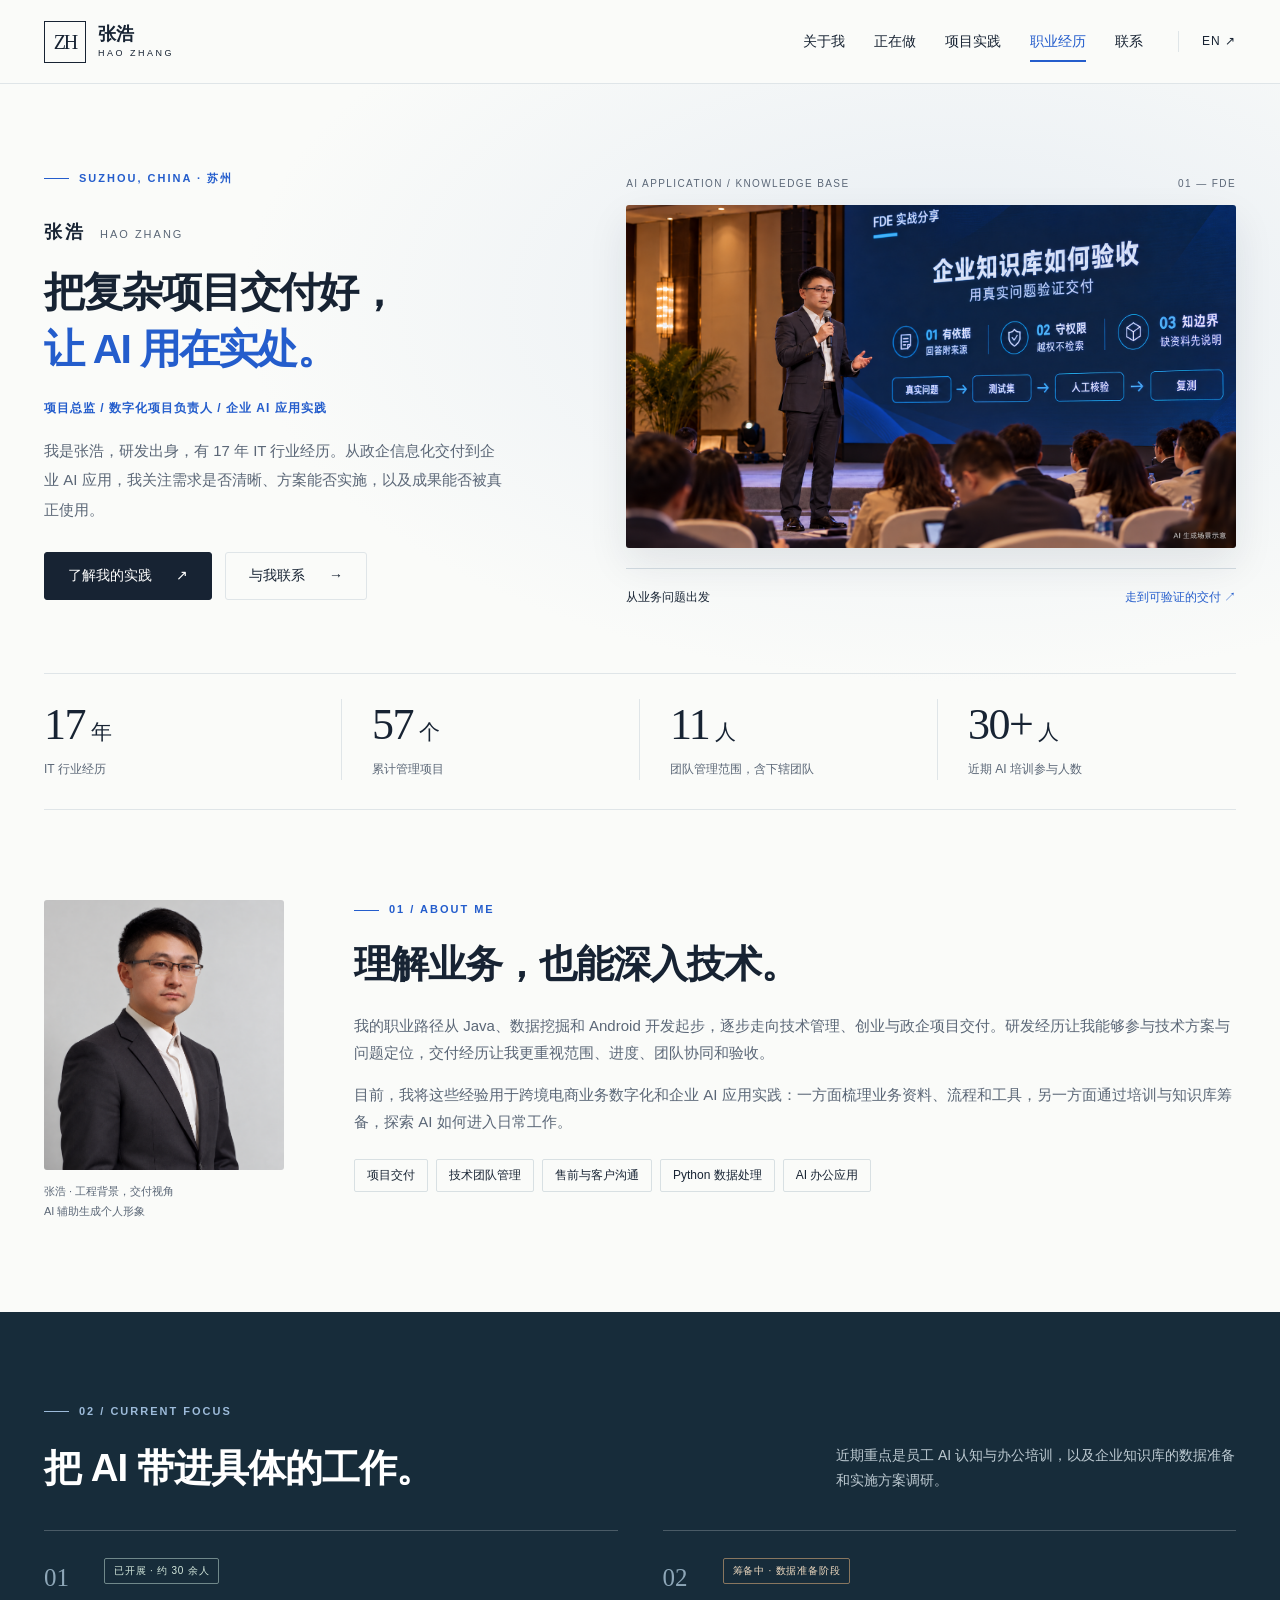
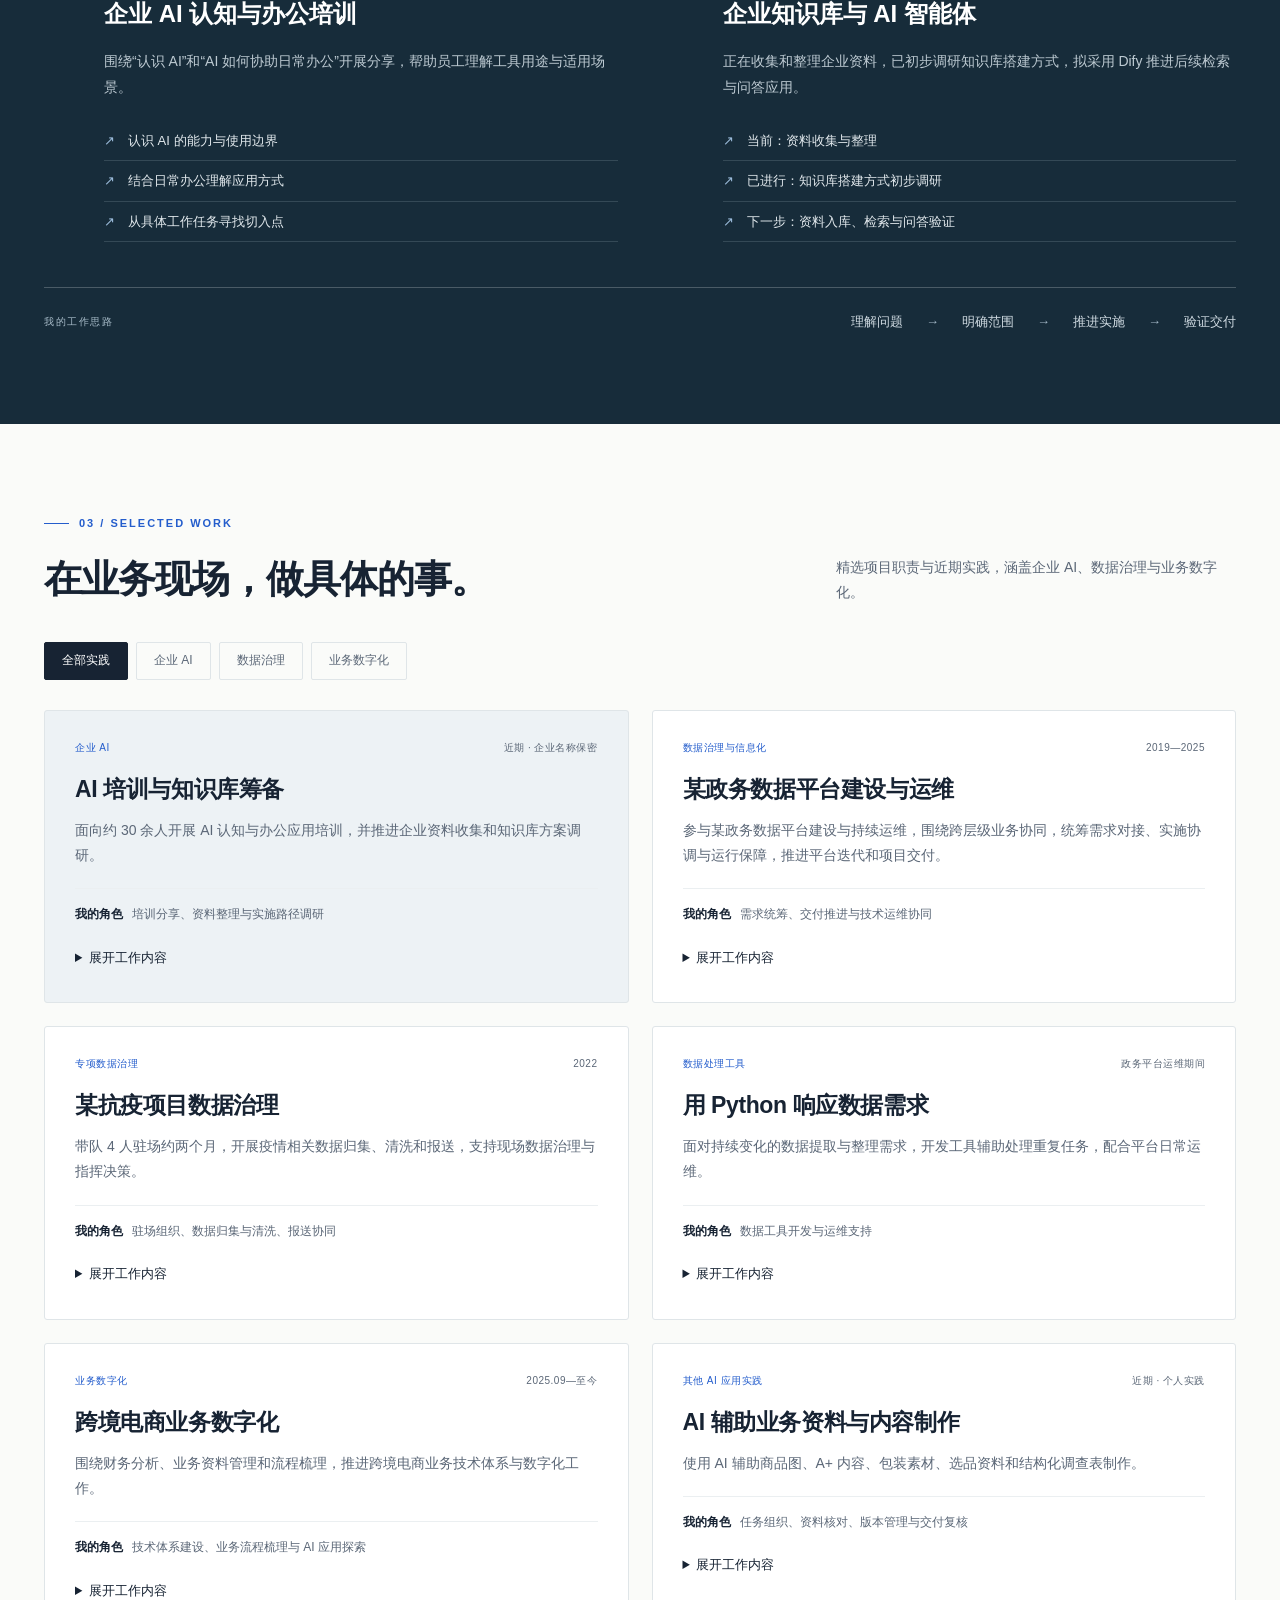
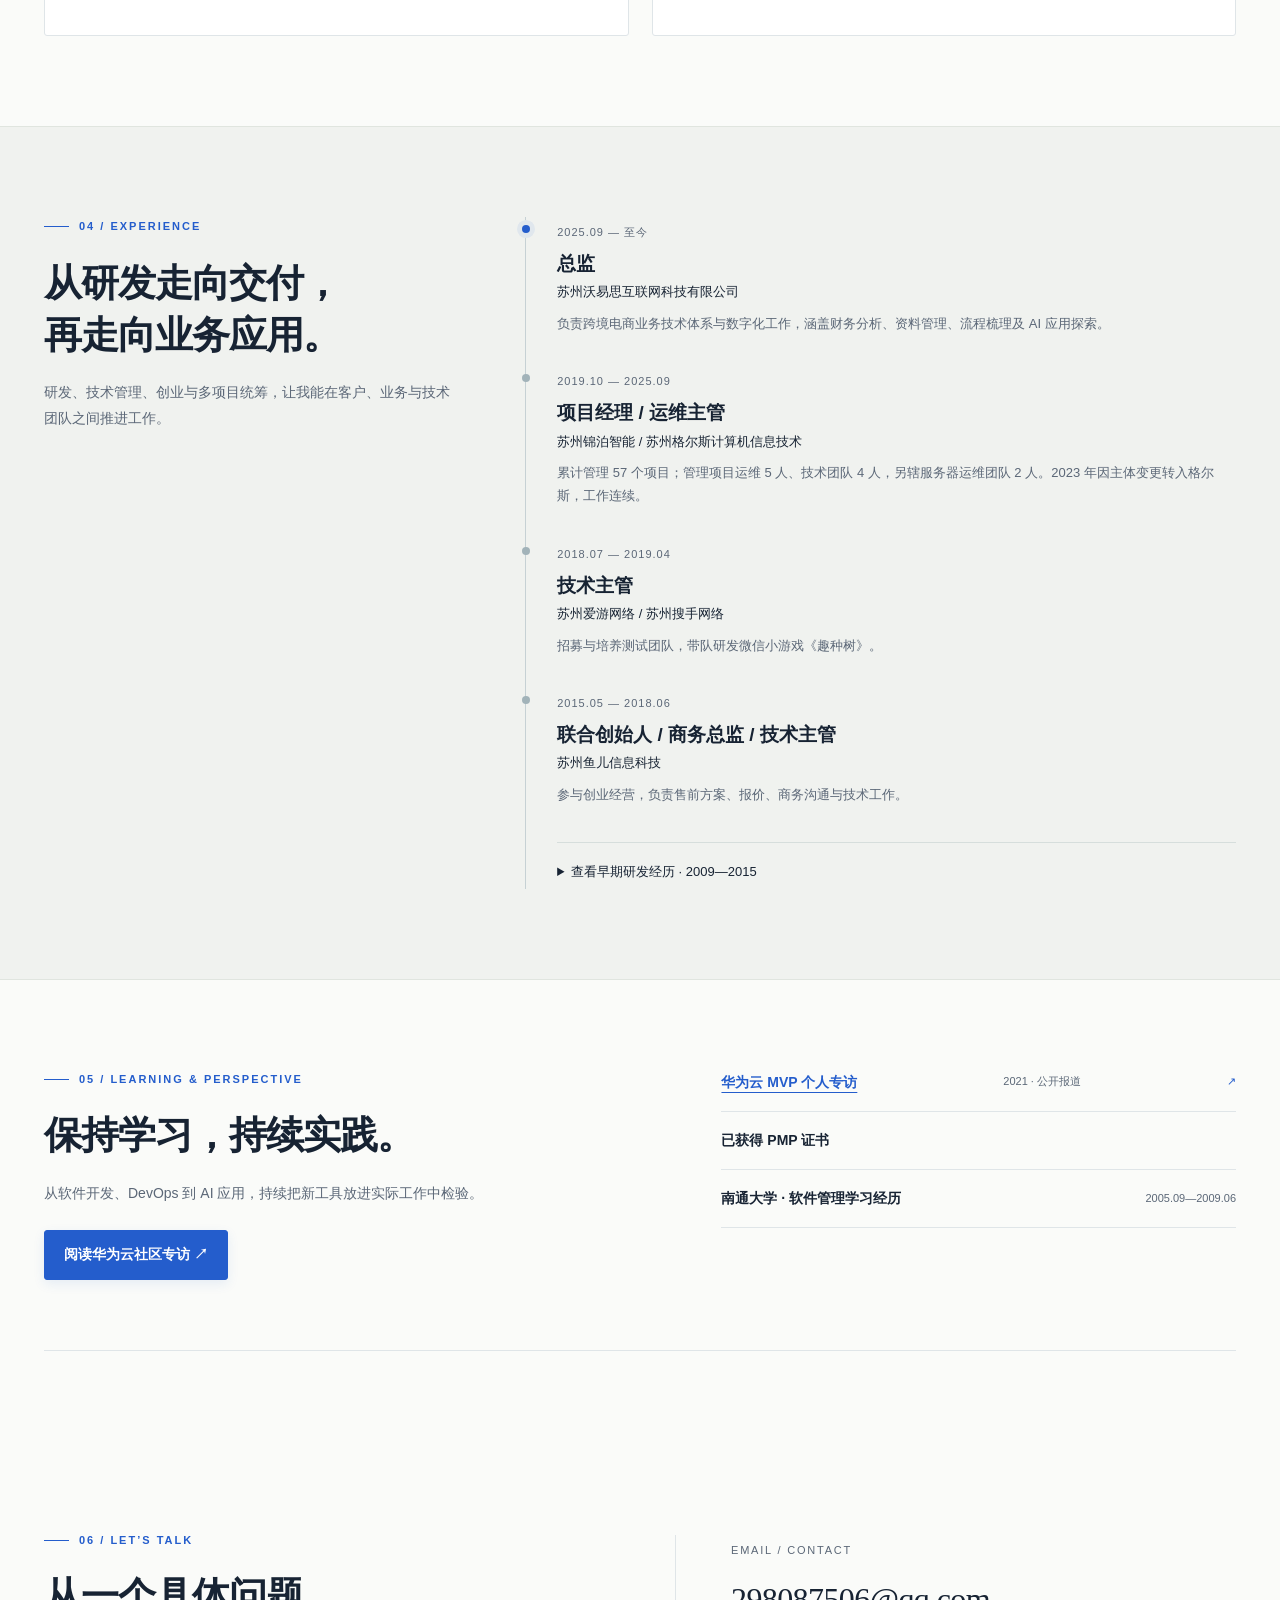
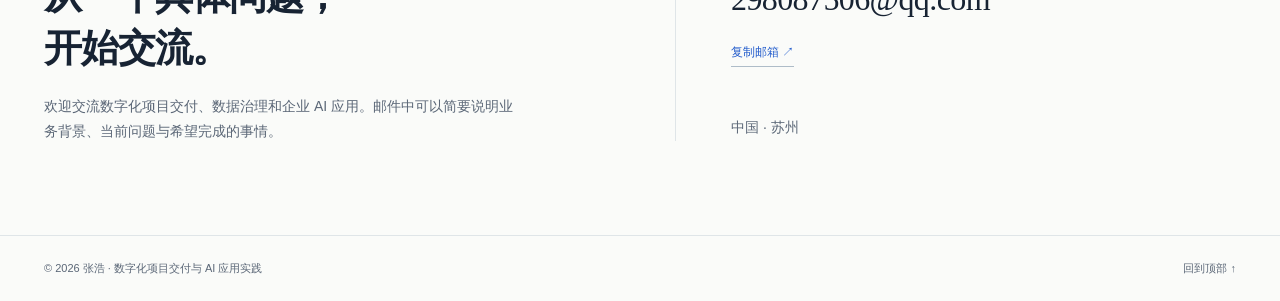
<file: index.html>
<!doctype html>
<html lang="zh-CN"><head><meta charset="utf-8"><meta name="viewport" content="width=device-width,initial-scale=1"><meta name="theme-color" content="#172c3a"><title>张浩｜数字化项目交付与企业 AI 应用</title><meta name="description" content="张浩的个人网站。17 年 IT 行业经历，聚焦政企项目交付、数据治理、企业 AI 培训与知识库筹备。"><meta property="og:title" content="张浩｜数字化项目交付与企业 AI 应用"><meta property="og:description" content="张浩的个人网站。17 年 IT 行业经历，聚焦政企项目交付、数据治理、企业 AI 培训与知识库筹备。"><meta property="og:type" content="website"><link rel="icon" href="favicon.svg" type="image/svg+xml"><link rel="alternate" hreflang="zh-CN" href="index.html"><link rel="alternate" hreflang="en" href="en.html"><link rel="stylesheet" href="site.css?v=68726b99128e"><script defer src="site.js"></script></head>
<body class="zh" id="top"><a class="skip" href="#main">跳到主要内容</a>
<header class="site-header"><div class="wrap header-inner"><a class="brand" href="#top" aria-label="张浩"><span class="monogram" aria-hidden="true">ZH</span><span><strong>张浩</strong><small>HAO ZHANG</small></span></a><button class="menu-toggle" aria-expanded="false" aria-controls="navigation" type="button">菜单 ☰</button><nav class="navigation" id="navigation" aria-label="主导航"><div class="nav-links"><a href="#about">关于我</a><a href="#focus">正在做</a><a href="#projects">项目实践</a><a href="#experience">职业经历</a><a href="#contact">联系</a></div><a class="language" href="en.html" lang="en">EN ↗</a></nav></div></header>
<main id="main">
<section class="hero" aria-labelledby="hero-title"><div class="wrap"><div class="hero-grid"><div><div class="eyebrow">SUZHOU, CHINA · 苏州</div><p class="hero-name">张浩<span>HAO ZHANG</span></p><h1 id="hero-title">把复杂项目交付好，<br><em>让 AI 用在实处。</em></h1><p class="hero-role">项目总监 / 数字化项目负责人 / 企业 AI 应用实践</p><p class="hero-description">我是张浩，研发出身，有 17 年 IT 行业经历。从政企信息化交付到企业 AI 应用，我关注需求是否清晰、方案能否实施，以及成果能否被真正使用。</p><div class="actions"><a class="button primary" href="#projects">了解我的实践<span aria-hidden="true">↗</span></a><a class="button secondary" href="#contact">与我联系<span aria-hidden="true">→</span></a></div></div><figure class="hero-visual"><div class="image-topline"><span>AI APPLICATION / KNOWLEDGE BASE</span><span>01 — FDE</span></div><img src="assets/fde-sharing.png" width="1672" height="941" fetchpriority="high" alt="AI 生成的张浩在酒店会场分享企业知识库验收主题的场景示意"><div class="image-note"><span>从业务问题出发</span><span>走到可验证的交付 ↗</span></div></figure></div><div class="stats" aria-label="经历概览"><div class="stat"><strong>17<small>年</small></strong><span>IT 行业经历</span></div><div class="stat"><strong>57<small>个</small></strong><span>累计管理项目</span></div><div class="stat"><strong>11<small>人</small></strong><span>团队管理范围，含下辖团队</span></div><div class="stat"><strong>30+<small>人</small></strong><span>近期 AI 培训参与人数</span></div></div></div></section>
<section class="section" id="about"><div class="wrap about-grid"><figure class="portrait-frame"><img src="assets/portrait.png" width="1122" height="1402" loading="lazy" alt="张浩 · AI 辅助生成个人形象"><figcaption>张浩 · 工程背景，交付视角<br>AI 辅助生成个人形象</figcaption></figure><div class="about-copy"><div class="eyebrow">01 / ABOUT ME</div><h2>理解业务，也能深入技术。</h2><p>我的职业路径从 Java、数据挖掘和 Android 开发起步，逐步走向技术管理、创业与政企项目交付。研发经历让我能够参与技术方案与问题定位，交付经历让我更重视范围、进度、团队协同和验收。</p><p>目前，我将这些经验用于跨境电商业务数字化和企业 AI 应用实践：一方面梳理业务资料、流程和工具，另一方面通过培训与知识库筹备，探索 AI 如何进入日常工作。</p><div class="skills-line"><span>项目交付</span><span>技术团队管理</span><span>售前与客户沟通</span><span>Python 数据处理</span><span>AI 办公应用</span></div></div></div></section>
<section class="section working" id="focus"><div class="wrap"><div class="eyebrow">02 / CURRENT FOCUS</div><div class="section-heading"><h2>把 AI 带进具体的工作。</h2><p>近期重点是员工 AI 认知与办公培训，以及企业知识库的数据准备和实施方案调研。</p></div><div class="work-grid"><article class="work-item"><span class="work-number">01</span><div><span class="status ">已开展 · 约 30 余人</span><h3>企业 AI 认知与办公培训</h3><p>围绕“认识 AI”和“AI 如何协助日常办公”开展分享，帮助员工理解工具用途与适用场景。</p><ul class="work-points"><li>认识 AI 的能力与使用边界</li><li>结合日常办公理解应用方式</li><li>从具体工作任务寻找切入点</li></ul></div></article><article class="work-item"><span class="work-number">02</span><div><span class="status preparing">筹备中 · 数据准备阶段</span><h3>企业知识库与 AI 智能体</h3><p>正在收集和整理企业资料，已初步调研知识库搭建方式，拟采用 Dify 推进后续检索与问答应用。</p><ul class="work-points"><li>当前：资料收集与整理</li><li>已进行：知识库搭建方式初步调研</li><li>下一步：资料入库、检索与问答验证</li></ul></div></article></div><div class="workflow"><span>我的工作思路</span><div class="workflow-steps"><span>理解问题</span><i aria-hidden="true">→</i><span>明确范围</span><i aria-hidden="true">→</i><span>推进实施</span><i aria-hidden="true">→</i><span>验证交付</span></div></div></div></section>
<section class="section" id="projects"><div class="wrap"><div class="eyebrow">03 / SELECTED WORK</div><div class="section-heading"><h2>在业务现场，做具体的事。</h2><p>精选项目职责与近期实践，涵盖企业 AI、数据治理与业务数字化。</p></div><div class="filter-bar" role="group" aria-label="筛选项目"><button type="button" data-filter="all" aria-pressed="true" aria-controls="project-list">全部实践</button><button type="button" data-filter="ai" aria-pressed="false" aria-controls="project-list">企业 AI</button><button type="button" data-filter="data" aria-pressed="false" aria-controls="project-list">数据治理</button><button type="button" data-filter="digital" aria-pressed="false" aria-controls="project-list">业务数字化</button></div><p class="sr-only" id="filter-status" role="status" aria-live="polite"></p><div class="project-grid" id="project-list"><article class="project-card featured" data-category="ai"><div class="project-meta"><span>企业 AI</span><time>近期 · 企业名称保密</time></div><h3>AI 培训与知识库筹备</h3><p>面向约 30 余人开展 AI 认知与办公应用培训，并推进企业资料收集和知识库方案调研。</p><div class="project-role"><b>我的角色</b>培训分享、资料整理与实施路径调研</div><details><summary>展开工作内容</summary><p>知识库当前处于数据准备阶段，拟采用 Dify。后续需完成资料入库、问答测试与验证，尚未作为已上线系统展示。</p></details></article><article class="project-card " data-category="data"><div class="project-meta"><span>数据治理与信息化</span><time>2019—2025</time></div><h3>某政务数据平台建设与运维</h3><p>参与某政务数据平台建设与持续运维，围绕跨层级业务协同，统筹需求对接、实施协调与运行保障，推进平台迭代和项目交付。</p><div class="project-role"><b>我的角色</b>需求统筹、交付推进与技术运维协同</div><details><summary>展开工作内容</summary><p>工作涵盖需求梳理、变更协调、技术迭代、上线运维及验收配合；结合数据提取与整理工具响应业务需求，协调客户、开发和运维团队推进实施。相关经历涉及多个地区的平台建设、运维或咨询，按具体项目承担不同职责。</p></details></article><article class="project-card " data-category="data"><div class="project-meta"><span>专项数据治理</span><time>2022</time></div><h3>某抗疫项目数据治理</h3><p>带队 4 人驻场约两个月，开展疫情相关数据归集、清洗和报送，支持现场数据治理与指挥决策。</p><div class="project-role"><b>我的角色</b>驻场组织、数据归集与清洗、报送协同</div><details><summary>展开工作内容</summary><p>应上级领导征召，专门组织队伍开展抗疫相关数据治理，带队推进数据归集、清洗、核对与报送，为现场指挥决策提供数据支持。</p></details></article><article class="project-card " data-category="data"><div class="project-meta"><span>数据处理工具</span><time>政务平台运维期间</time></div><h3>用 Python 响应数据需求</h3><p>面对持续变化的数据提取与整理需求，开发工具辅助处理重复任务，配合平台日常运维。</p><div class="project-role"><b>我的角色</b>数据工具开发与运维支持</div><details><summary>展开工作内容</summary><p>结合客户提出的数据需求，使用 Python 完成提取与整理；同时参与数据库、服务器初始化、日志管理及安全加固等工作。</p></details></article><article class="project-card " data-category="digital"><div class="project-meta"><span>业务数字化</span><time>2025.09—至今</time></div><h3>跨境电商业务数字化</h3><p>围绕财务分析、业务资料管理和流程梳理，推进跨境电商业务技术体系与数字化工作。</p><div class="project-role"><b>我的角色</b>技术体系建设、业务流程梳理与 AI 应用探索</div><details><summary>展开工作内容</summary><p>在苏州沃易思互联网科技有限公司任总监，围绕实际业务需求组织技术与数字化工作。</p></details></article><article class="project-card " data-category="ai"><div class="project-meta"><span>其他 AI 应用实践</span><time>近期 · 个人实践</time></div><h3>AI 辅助业务资料与内容制作</h3><p>使用 AI 辅助商品图、A+ 内容、包装素材、选品资料和结构化调查表制作。</p><div class="project-role"><b>我的角色</b>任务组织、资料核对、版本管理与交付复核</div><details><summary>展开工作内容</summary><p>结合亚马逊日本站相关素材任务，明确输入来源、产品事实、修改范围和交付要求，复核生成内容。此处为个人实践，不等同于客户商业化成果。</p></details></article></div></div></section>
<section class="section experience" id="experience"><div class="wrap experience-grid"><div class="experience-intro"><div class="eyebrow">04 / EXPERIENCE</div><h2>从研发走向交付，<br>再走向业务应用。</h2><p>研发、技术管理、创业与多项目统筹，让我能在客户、业务与技术团队之间推进工作。</p></div><div class="timeline"><article class="job"><time>2025.09 — 至今</time><h3>总监</h3><p class="company">苏州沃易思互联网科技有限公司</p><p class="job-description">负责跨境电商业务技术体系与数字化工作，涵盖财务分析、资料管理、流程梳理及 AI 应用探索。</p></article><article class="job"><time>2019.10 — 2025.09</time><h3>项目经理 / 运维主管</h3><p class="company">苏州锦泊智能 / 苏州格尔斯计算机信息技术</p><p class="job-description">累计管理 57 个项目；管理项目运维 5 人、技术团队 4 人，另辖服务器运维团队 2 人。2023 年因主体变更转入格尔斯，工作连续。</p></article><article class="job"><time>2018.07 — 2019.04</time><h3>技术主管</h3><p class="company">苏州爱游网络 / 苏州搜手网络</p><p class="job-description">招募与培养测试团队，带队研发微信小游戏《趣种树》。</p></article><article class="job"><time>2015.05 — 2018.06</time><h3>联合创始人 / 商务总监 / 技术主管</h3><p class="company">苏州鱼儿信息科技</p><p class="job-description">参与创业经营，负责售前方案、报价、商务沟通与技术工作。</p></article><details class="earlier"><summary>查看早期研发经历 · 2009—2015</summary><article class="job"><time>2014.10 — 2015.04</time><h3>安卓应用开发主管</h3><p class="company">苏州瑞翼信息技术</p><p class="job-description">带队开发运营商相关应用，组织技术开发与紧急缺陷修复。</p></article><article class="job"><time>2012.04 — 2014.09</time><h3>Android 底层开发</h3><p class="company">江苏富士通通信技术</p><p class="job-description">参与系统底层开发，曾赴日本总部出差并对接技术方案。</p></article><article class="job"><time>2011.04 — 2012.02</time><h3>数据挖掘开发</h3><p class="company">南京橙红科技</p><p class="job-description">外派中兴通讯，参与面向德国电信运营商的用户行为分析系统开发。</p></article><article class="job"><time>2009.07 — 2011.04</time><h3>Java 技术开发</h3><p class="company">南京安威德科技</p><p class="job-description">参与上海看守所监管系统并驻场收集需求，后期带队开发黑龙江省相关信息管理系统。</p></article></details></div></div></section>
<section class="section"><div class="wrap record"><div><div class="eyebrow">05 / LEARNING & PERSPECTIVE</div><h2>保持学习，持续实践。</h2><p>从软件开发、DevOps 到 AI 应用，持续把新工具放进实际工作中检验。</p><p><a class="interview-link" href="https://bbs.huaweicloud.com/blogs/245874" target="_blank" rel="noopener noreferrer">阅读华为云社区专访 ↗</a></p></div><div><a class="record-item record-link" href="https://bbs.huaweicloud.com/blogs/245874" target="_blank" rel="noopener noreferrer"><b>华为云 MVP 个人专访</b><span>2021 · 公开报道</span><span aria-hidden="true">↗</span></a><div class="record-item"><b>已获得 PMP 证书</b></div><div class="record-item"><b>南通大学 · 软件管理学习经历</b><span>2005.09—2009.06</span></div></div></div></section>
<section class="section" id="contact"><div class="wrap contact-inner"><div><div class="eyebrow">06 / LET’S TALK</div><h2>从一个具体问题，<br>开始交流。</h2><p>欢迎交流数字化项目交付、数据治理和企业 AI 应用。邮件中可以简要说明业务背景、当前问题与希望完成的事情。</p></div><div class="contact-box"><span class="contact-label">EMAIL / CONTACT</span><a class="email" href="mailto:298087506@qq.com">298087506@qq.com</a><button type="button" class="copy-email" data-copy-email>复制邮箱 ↗</button><p id="copy-status" role="status" aria-live="polite"></p><p>中国 · 苏州</p></div></div></section>
</main><footer class="footer"><div class="wrap footer-inner"><span>© 2026 张浩 · 数字化项目交付与 AI 应用实践</span><a href="#top">回到顶部 ↑</a></div></footer>
<noscript><style>.menu-toggle{display:none}.navigation{display:flex;position:static;box-shadow:none;padding:10px;flex-wrap:wrap}.header-inner{height:auto;min-height:83px;flex-wrap:wrap}.filter-bar{display:none}</style></noscript></body></html>
</file>
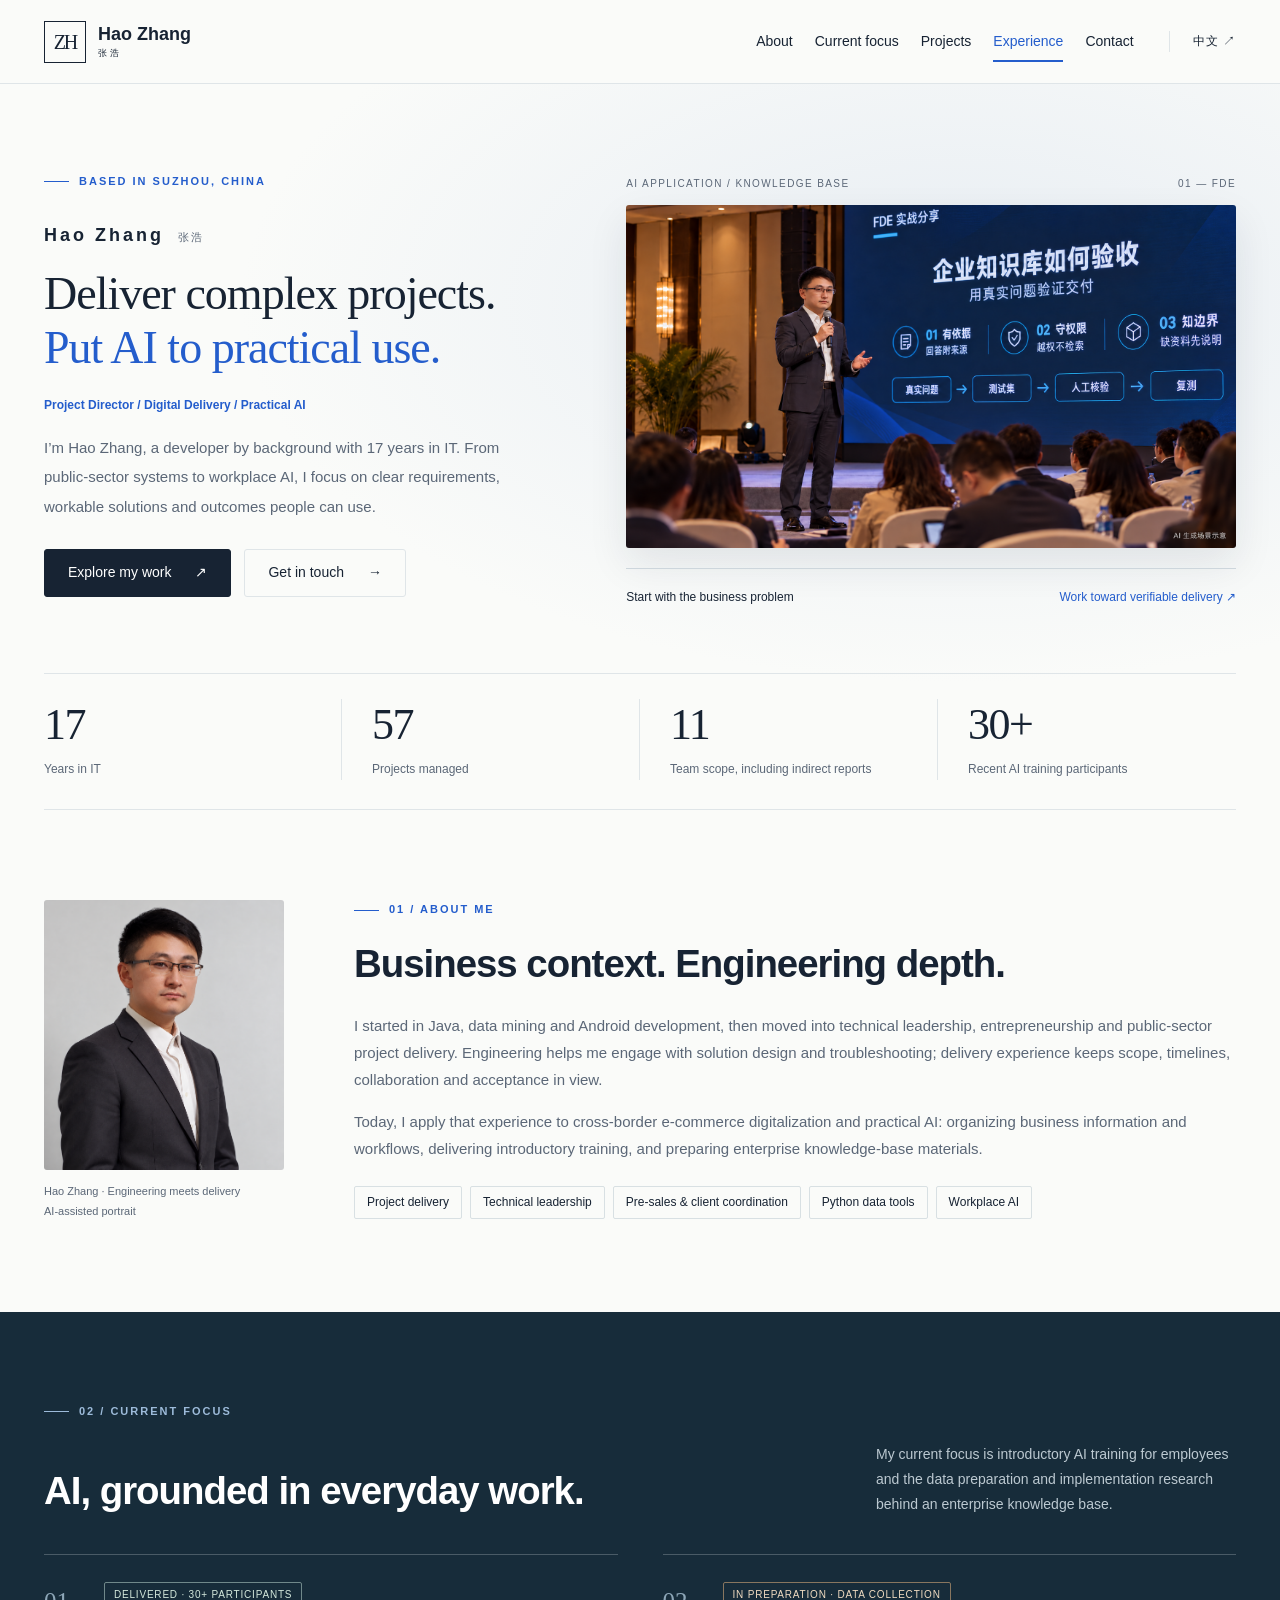
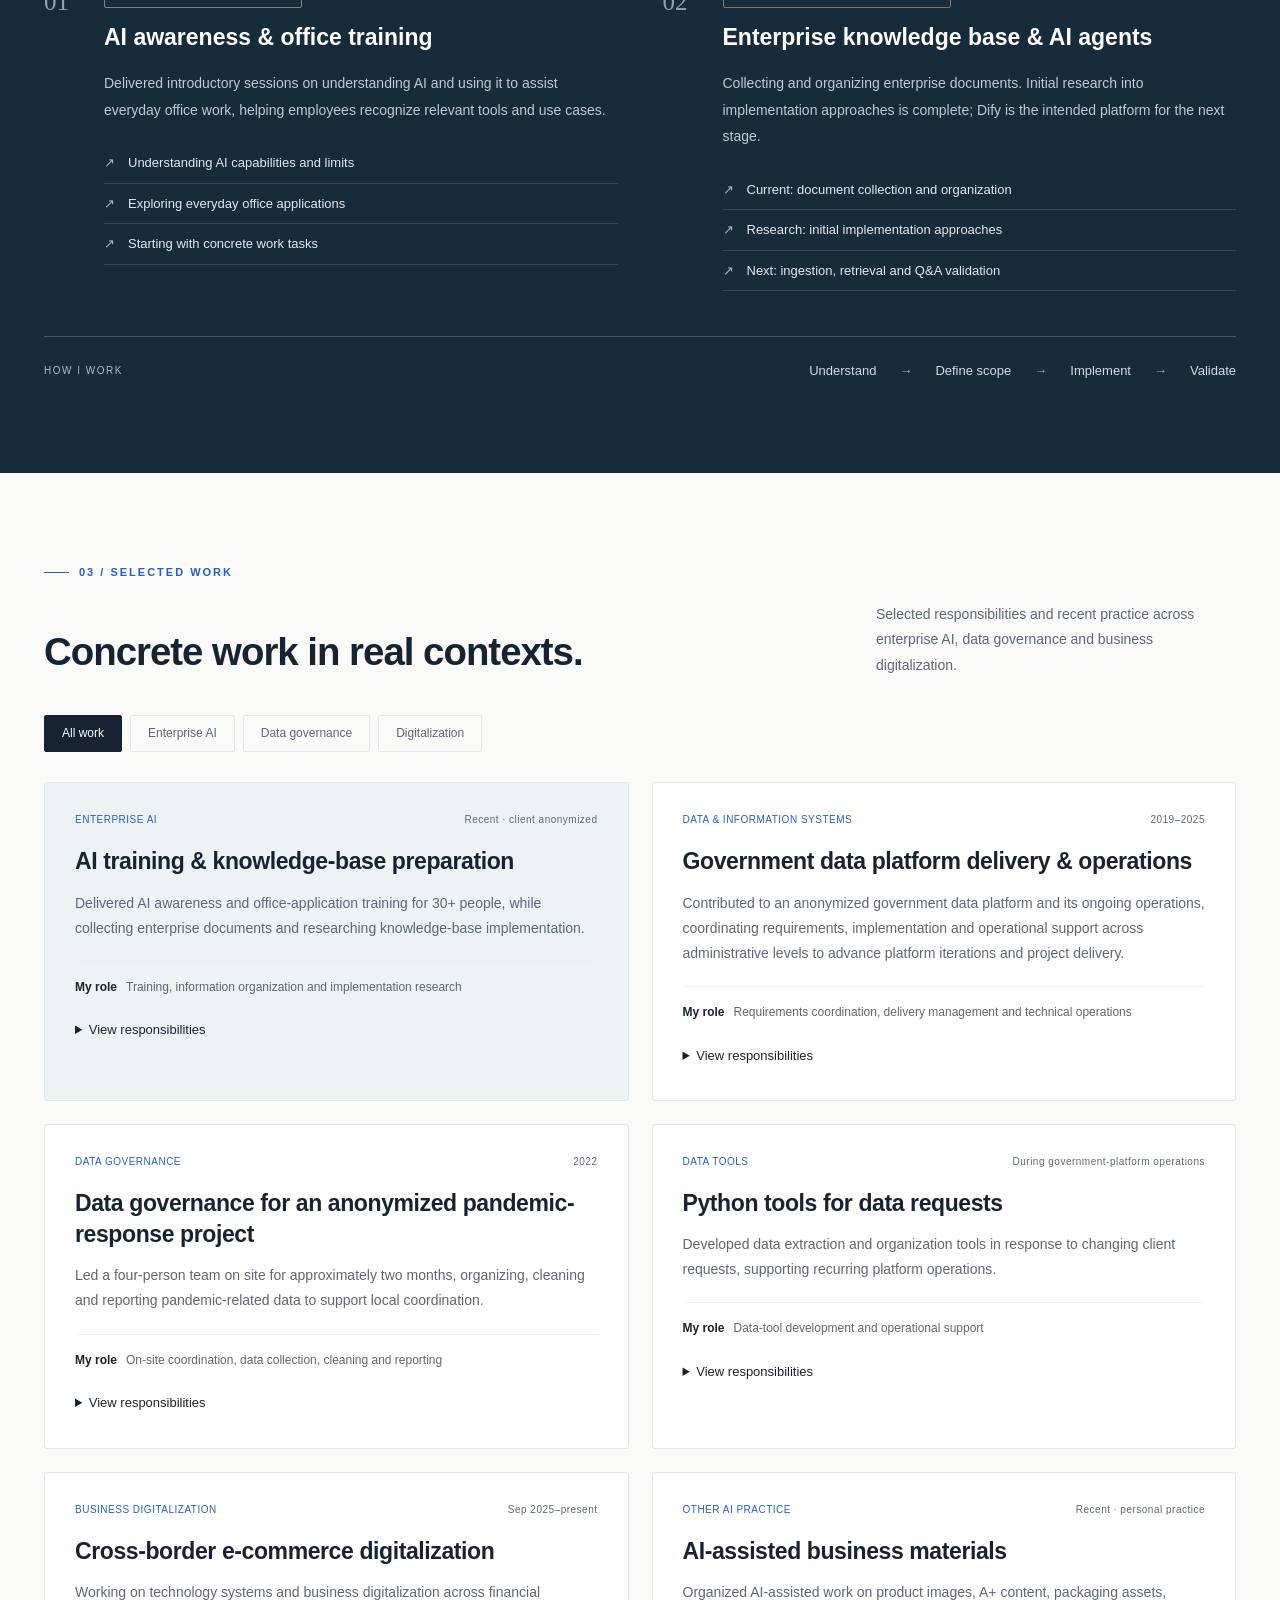
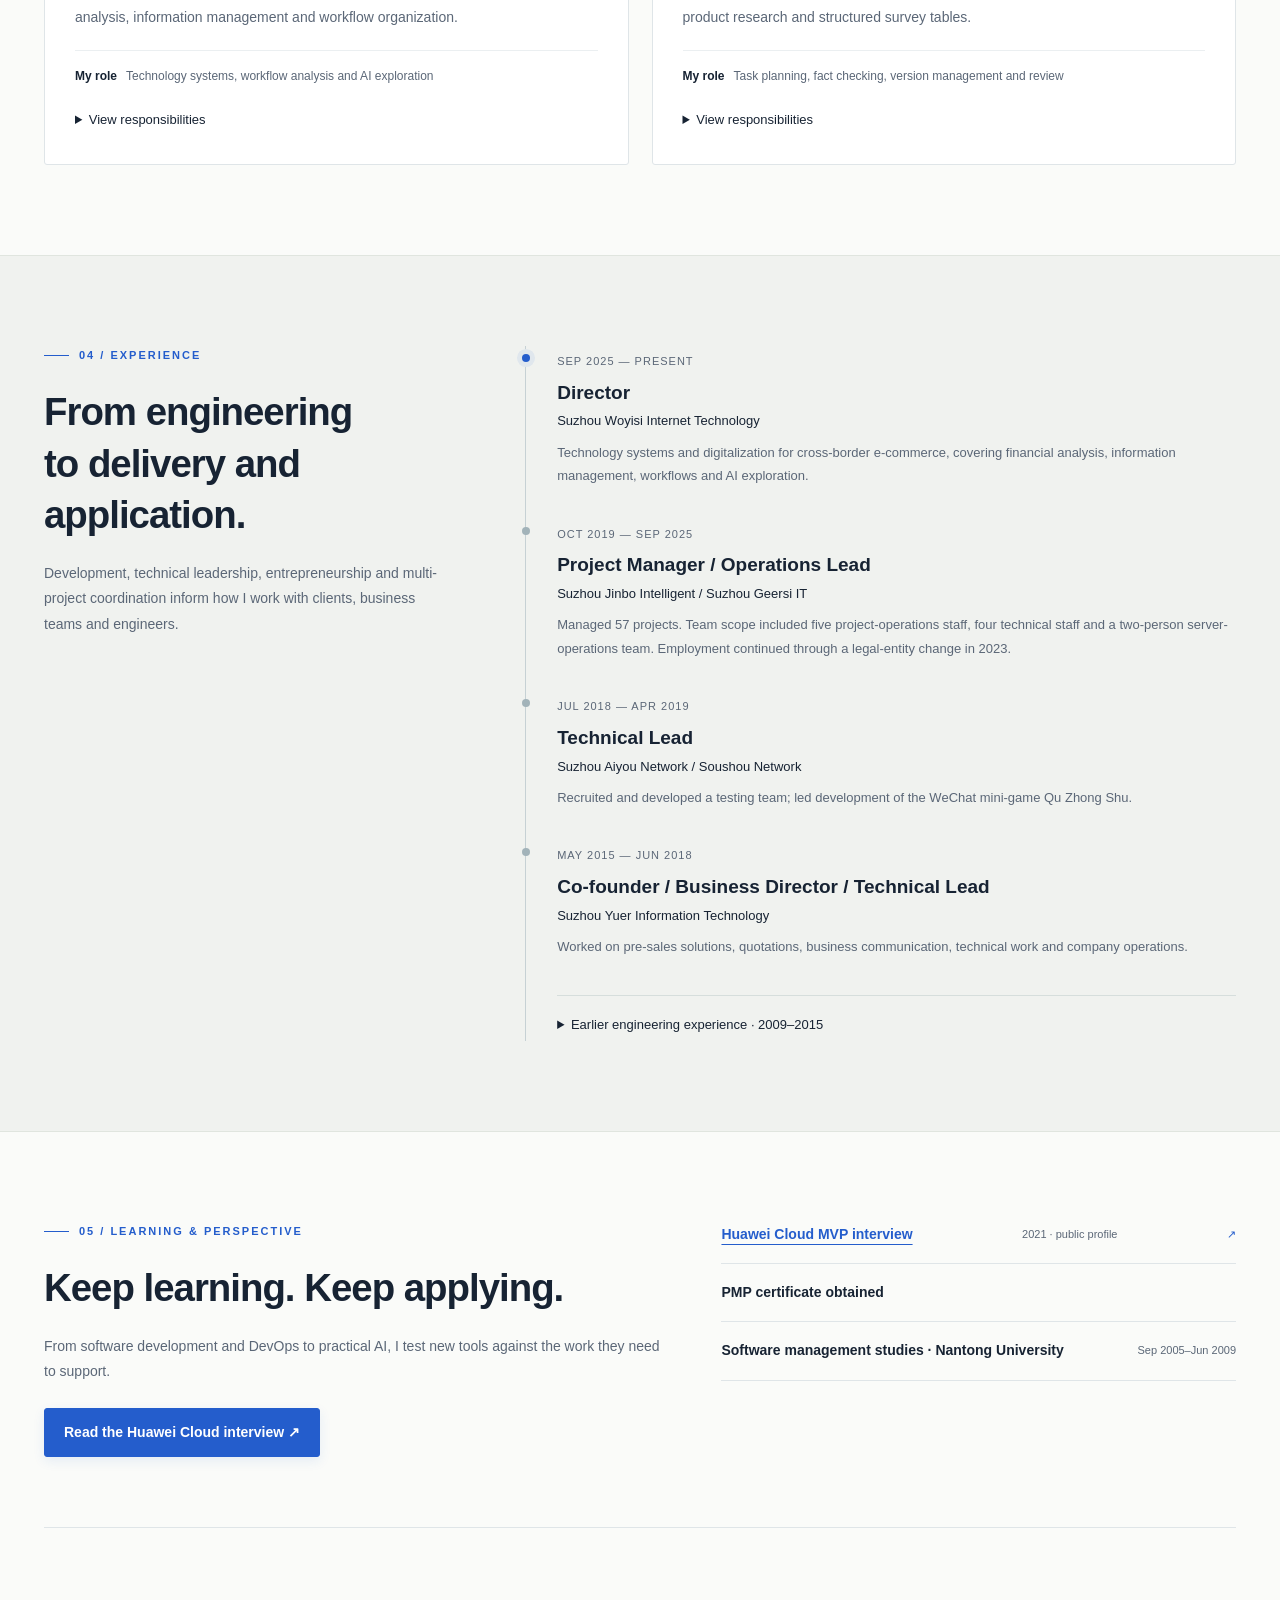
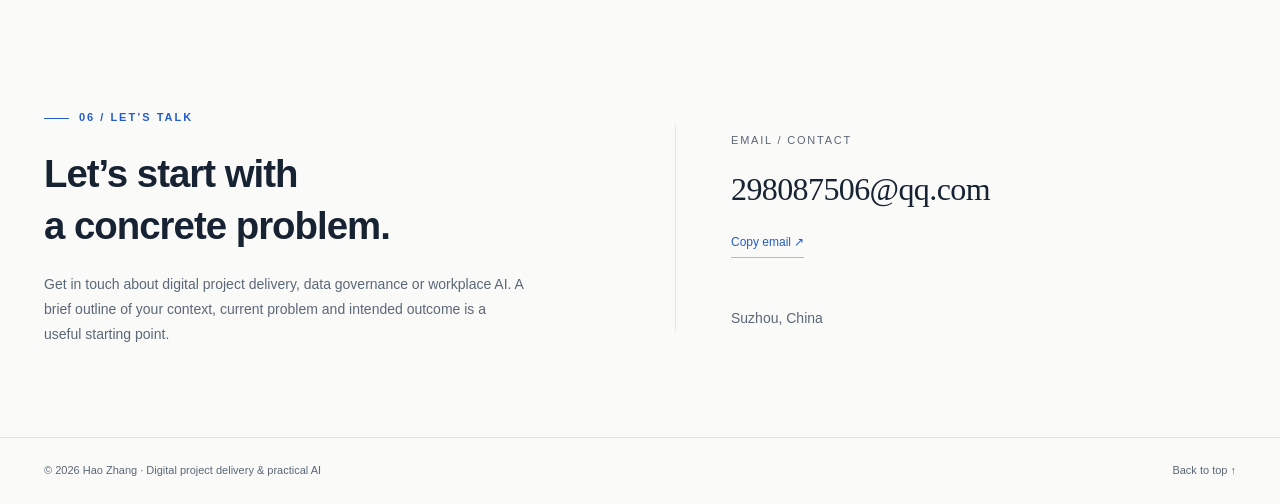
<file: en.html>
<!doctype html>
<html lang="en"><head><meta charset="utf-8"><meta name="viewport" content="width=device-width,initial-scale=1"><meta name="theme-color" content="#172c3a"><title>Hao Zhang | Digital Project Delivery &amp; Practical AI</title><meta name="description" content="Hao Zhang — 17 years in IT, working across digital project delivery, data governance, AI workplace training and knowledge-base preparation."><meta property="og:title" content="Hao Zhang | Digital Project Delivery &amp; Practical AI"><meta property="og:description" content="Hao Zhang — 17 years in IT, working across digital project delivery, data governance, AI workplace training and knowledge-base preparation."><meta property="og:type" content="website"><link rel="icon" href="favicon.svg" type="image/svg+xml"><link rel="alternate" hreflang="zh-CN" href="index.html"><link rel="alternate" hreflang="en" href="en.html"><link rel="stylesheet" href="site.css?v=68726b99128e"><script defer src="site.js"></script></head>
<body class="en" id="top"><a class="skip" href="#main">Skip to main content</a>
<header class="site-header"><div class="wrap header-inner"><a class="brand" href="#top" aria-label="Hao Zhang"><span class="monogram" aria-hidden="true">ZH</span><span><strong>Hao Zhang</strong><small>张浩</small></span></a><button class="menu-toggle" aria-expanded="false" aria-controls="navigation" type="button">Menu ☰</button><nav class="navigation" id="navigation" aria-label="Main navigation"><div class="nav-links"><a href="#about">About</a><a href="#focus">Current focus</a><a href="#projects">Projects</a><a href="#experience">Experience</a><a href="#contact">Contact</a></div><a class="language" href="index.html" lang="zh-CN">中文 ↗</a></nav></div></header>
<main id="main">
<section class="hero" aria-labelledby="hero-title"><div class="wrap"><div class="hero-grid"><div><div class="eyebrow">BASED IN SUZHOU, CHINA</div><p class="hero-name">Hao Zhang<span>张浩</span></p><h1 id="hero-title">Deliver complex projects.<br><em>Put AI to practical use.</em></h1><p class="hero-role">Project Director / Digital Delivery / Practical AI</p><p class="hero-description">I’m Hao Zhang, a developer by background with 17 years in IT. From public-sector systems to workplace AI, I focus on clear requirements, workable solutions and outcomes people can use.</p><div class="actions"><a class="button primary" href="#projects">Explore my work<span aria-hidden="true">↗</span></a><a class="button secondary" href="#contact">Get in touch<span aria-hidden="true">→</span></a></div></div><figure class="hero-visual"><div class="image-topline"><span>AI APPLICATION / KNOWLEDGE BASE</span><span>01 — FDE</span></div><img src="assets/fde-sharing.png" width="1672" height="941" fetchpriority="high" alt="AI-generated illustration of Hao Zhang presenting knowledge-base evaluation in a hotel conference room"><div class="image-note"><span>Start with the business problem</span><span>Work toward verifiable delivery ↗</span></div></figure></div><div class="stats" aria-label="Experience at a glance"><div class="stat"><strong>17<small></small></strong><span>Years in IT</span></div><div class="stat"><strong>57<small></small></strong><span>Projects managed</span></div><div class="stat"><strong>11<small></small></strong><span>Team scope, including indirect reports</span></div><div class="stat"><strong>30+<small></small></strong><span>Recent AI training participants</span></div></div></div></section>
<section class="section" id="about"><div class="wrap about-grid"><figure class="portrait-frame"><img src="assets/portrait.png" width="1122" height="1402" loading="lazy" alt="Hao Zhang · AI-assisted portrait"><figcaption>Hao Zhang · Engineering meets delivery<br>AI-assisted portrait</figcaption></figure><div class="about-copy"><div class="eyebrow">01 / ABOUT ME</div><h2>Business context. Engineering depth.</h2><p>I started in Java, data mining and Android development, then moved into technical leadership, entrepreneurship and public-sector project delivery. Engineering helps me engage with solution design and troubleshooting; delivery experience keeps scope, timelines, collaboration and acceptance in view.</p><p>Today, I apply that experience to cross-border e-commerce digitalization and practical AI: organizing business information and workflows, delivering introductory training, and preparing enterprise knowledge-base materials.</p><div class="skills-line"><span>Project delivery</span><span>Technical leadership</span><span>Pre-sales &amp; client coordination</span><span>Python data tools</span><span>Workplace AI</span></div></div></div></section>
<section class="section working" id="focus"><div class="wrap"><div class="eyebrow">02 / CURRENT FOCUS</div><div class="section-heading"><h2>AI, grounded in everyday work.</h2><p>My current focus is introductory AI training for employees and the data preparation and implementation research behind an enterprise knowledge base.</p></div><div class="work-grid"><article class="work-item"><span class="work-number">01</span><div><span class="status ">DELIVERED · 30+ PARTICIPANTS</span><h3>AI awareness &amp; office training</h3><p>Delivered introductory sessions on understanding AI and using it to assist everyday office work, helping employees recognize relevant tools and use cases.</p><ul class="work-points"><li>Understanding AI capabilities and limits</li><li>Exploring everyday office applications</li><li>Starting with concrete work tasks</li></ul></div></article><article class="work-item"><span class="work-number">02</span><div><span class="status preparing">IN PREPARATION · DATA COLLECTION</span><h3>Enterprise knowledge base &amp; AI agents</h3><p>Collecting and organizing enterprise documents. Initial research into implementation approaches is complete; Dify is the intended platform for the next stage.</p><ul class="work-points"><li>Current: document collection and organization</li><li>Research: initial implementation approaches</li><li>Next: ingestion, retrieval and Q&amp;A validation</li></ul></div></article></div><div class="workflow"><span>HOW I WORK</span><div class="workflow-steps"><span>Understand</span><i aria-hidden="true">→</i><span>Define scope</span><i aria-hidden="true">→</i><span>Implement</span><i aria-hidden="true">→</i><span>Validate</span></div></div></div></section>
<section class="section" id="projects"><div class="wrap"><div class="eyebrow">03 / SELECTED WORK</div><div class="section-heading"><h2>Concrete work in real contexts.</h2><p>Selected responsibilities and recent practice across enterprise AI, data governance and business digitalization.</p></div><div class="filter-bar" role="group" aria-label="Filter projects"><button type="button" data-filter="all" aria-pressed="true" aria-controls="project-list">All work</button><button type="button" data-filter="ai" aria-pressed="false" aria-controls="project-list">Enterprise AI</button><button type="button" data-filter="data" aria-pressed="false" aria-controls="project-list">Data governance</button><button type="button" data-filter="digital" aria-pressed="false" aria-controls="project-list">Digitalization</button></div><p class="sr-only" id="filter-status" role="status" aria-live="polite"></p><div class="project-grid" id="project-list"><article class="project-card featured" data-category="ai"><div class="project-meta"><span>ENTERPRISE AI</span><time>Recent · client anonymized</time></div><h3>AI training &amp; knowledge-base preparation</h3><p>Delivered AI awareness and office-application training for 30+ people, while collecting enterprise documents and researching knowledge-base implementation.</p><div class="project-role"><b>My role</b>Training, information organization and implementation research</div><details><summary>View responsibilities</summary><p>The knowledge base is in data preparation, with Dify planned. Ingestion, Q&amp;A tests and validation are next steps; this is not presented as a live deployment.</p></details></article><article class="project-card " data-category="data"><div class="project-meta"><span>DATA &amp; INFORMATION SYSTEMS</span><time>2019–2025</time></div><h3>Government data platform delivery &amp; operations</h3><p>Contributed to an anonymized government data platform and its ongoing operations, coordinating requirements, implementation and operational support across administrative levels to advance platform iterations and project delivery.</p><div class="project-role"><b>My role</b>Requirements coordination, delivery management and technical operations</div><details><summary>View responsibilities</summary><p>Work covered requirements clarification, change coordination, technical iterations, operational support and acceptance coordination. Used data extraction and organization tools to respond to business requests, coordinating client, development and operations teams. Related assignments spanned platform construction, operations or consulting in multiple regions, with responsibilities varying by project.</p></details></article><article class="project-card " data-category="data"><div class="project-meta"><span>DATA GOVERNANCE</span><time>2022</time></div><h3>Data governance for an anonymized pandemic-response project</h3><p>Led a four-person team on site for approximately two months, organizing, cleaning and reporting pandemic-related data to support local coordination.</p><div class="project-role"><b>My role</b>On-site coordination, data collection, cleaning and reporting</div><details><summary>View responsibilities</summary><p>At the request of senior leadership, assembled a dedicated team for pandemic-response data governance, leading data collection, cleaning, verification and reporting to support on-site decision-making.</p></details></article><article class="project-card " data-category="data"><div class="project-meta"><span>DATA TOOLS</span><time>During government-platform operations</time></div><h3>Python tools for data requests</h3><p>Developed data extraction and organization tools in response to changing client requests, supporting recurring platform operations.</p><div class="project-role"><b>My role</b>Data-tool development and operational support</div><details><summary>View responsibilities</summary><p>Used Python for extraction and organization, alongside work on databases, server initialization, logging and security hardening.</p></details></article><article class="project-card " data-category="digital"><div class="project-meta"><span>BUSINESS DIGITALIZATION</span><time>Sep 2025–present</time></div><h3>Cross-border e-commerce digitalization</h3><p>Working on technology systems and business digitalization across financial analysis, information management and workflow organization.</p><div class="project-role"><b>My role</b>Technology systems, workflow analysis and AI exploration</div><details><summary>View responsibilities</summary><p>Director at Suzhou Woyisi Internet Technology, coordinating technology and digitalization work around business needs.</p></details></article><article class="project-card " data-category="ai"><div class="project-meta"><span>OTHER AI PRACTICE</span><time>Recent · personal practice</time></div><h3>AI-assisted business materials</h3><p>Organized AI-assisted work on product images, A+ content, packaging assets, product research and structured survey tables.</p><div class="project-role"><b>My role</b>Task planning, fact checking, version management and review</div><details><summary>View responsibilities</summary><p>Work includes materials for Amazon Japan, with attention to source inputs, product facts, editing scope and delivery checks. This is personal practice, not a claim of client commercial outcomes.</p></details></article></div></div></section>
<section class="section experience" id="experience"><div class="wrap experience-grid"><div class="experience-intro"><div class="eyebrow">04 / EXPERIENCE</div><h2>From engineering<br>to delivery and application.</h2><p>Development, technical leadership, entrepreneurship and multi-project coordination inform how I work with clients, business teams and engineers.</p></div><div class="timeline"><article class="job"><time>SEP 2025 — PRESENT</time><h3>Director</h3><p class="company">Suzhou Woyisi Internet Technology</p><p class="job-description">Technology systems and digitalization for cross-border e-commerce, covering financial analysis, information management, workflows and AI exploration.</p></article><article class="job"><time>OCT 2019 — SEP 2025</time><h3>Project Manager / Operations Lead</h3><p class="company">Suzhou Jinbo Intelligent / Suzhou Geersi IT</p><p class="job-description">Managed 57 projects. Team scope included five project-operations staff, four technical staff and a two-person server-operations team. Employment continued through a legal-entity change in 2023.</p></article><article class="job"><time>JUL 2018 — APR 2019</time><h3>Technical Lead</h3><p class="company">Suzhou Aiyou Network / Soushou Network</p><p class="job-description">Recruited and developed a testing team; led development of the WeChat mini-game Qu Zhong Shu.</p></article><article class="job"><time>MAY 2015 — JUN 2018</time><h3>Co-founder / Business Director / Technical Lead</h3><p class="company">Suzhou Yuer Information Technology</p><p class="job-description">Worked on pre-sales solutions, quotations, business communication, technical work and company operations.</p></article><details class="earlier"><summary>Earlier engineering experience · 2009–2015</summary><article class="job"><time>OCT 2014 — APR 2015</time><h3>Android Development Lead</h3><p class="company">Suzhou Ruiyi Information Technology</p><p class="job-description">Led development of carrier-related applications and urgent defect resolution.</p></article><article class="job"><time>APR 2012 — SEP 2014</time><h3>Android Systems Developer</h3><p class="company">Jiangsu Fujitsu Telecommunications</p><p class="job-description">Worked on system-level development and coordinated technical proposals during visits to headquarters in Japan.</p></article><article class="job"><time>APR 2011 — FEB 2012</time><h3>Data Mining Developer</h3><p class="company">Nanjing Chenghong Technology</p><p class="job-description">Assigned to ZTE, working on user-behavior analytics for a German telecom operator.</p></article><article class="job"><time>JUL 2009 — APR 2011</time><h3>Java Developer</h3><p class="company">Nanjing Anweide Technology</p><p class="job-description">Worked on a Shanghai detention-center management system and on-site requirements; later led development of an information-management system in Heilongjiang.</p></article></details></div></div></section>
<section class="section"><div class="wrap record"><div><div class="eyebrow">05 / LEARNING & PERSPECTIVE</div><h2>Keep learning. Keep applying.</h2><p>From software development and DevOps to practical AI, I test new tools against the work they need to support.</p><p><a class="interview-link" href="https://bbs.huaweicloud.com/blogs/245874" target="_blank" rel="noopener noreferrer">Read the Huawei Cloud interview ↗</a></p></div><div><a class="record-item record-link" href="https://bbs.huaweicloud.com/blogs/245874" target="_blank" rel="noopener noreferrer"><b>Huawei Cloud MVP interview</b><span>2021 · public profile</span><span aria-hidden="true">↗</span></a><div class="record-item"><b>PMP certificate obtained</b></div><div class="record-item"><b>Software management studies · Nantong University</b><span>Sep 2005–Jun 2009</span></div></div></div></section>
<section class="section" id="contact"><div class="wrap contact-inner"><div><div class="eyebrow">06 / LET’S TALK</div><h2>Let’s start with<br>a concrete problem.</h2><p>Get in touch about digital project delivery, data governance or workplace AI. A brief outline of your context, current problem and intended outcome is a useful starting point.</p></div><div class="contact-box"><span class="contact-label">EMAIL / CONTACT</span><a class="email" href="mailto:298087506@qq.com">298087506@qq.com</a><button type="button" class="copy-email" data-copy-email>Copy email ↗</button><p id="copy-status" role="status" aria-live="polite"></p><p>Suzhou, China</p></div></div></section>
</main><footer class="footer"><div class="wrap footer-inner"><span>© 2026 Hao Zhang · Digital project delivery &amp; practical AI</span><a href="#top">Back to top ↑</a></div></footer>
<noscript><style>.menu-toggle{display:none}.navigation{display:flex;position:static;box-shadow:none;padding:10px;flex-wrap:wrap}.header-inner{height:auto;min-height:83px;flex-wrap:wrap}.filter-bar{display:none}</style></noscript></body></html>
</file>
<file: site.css>
@charset "UTF-8";
:root{--ink:#172333;--muted:#5b6777;--blue:#245dcc;--line:#dfe5e8;--paper:#fafbf9;--navy:#172c3a;--serif:Georgia,'Songti SC',serif}
*{box-sizing:border-box}html{scroll-behavior:smooth;scroll-padding-top:100px}body{margin:0;color:var(--ink);background:var(--paper);font-family:-apple-system,BlinkMacSystemFont,'PingFang SC','Microsoft YaHei',sans-serif;font-size:16px;line-height:1.8;-webkit-font-smoothing:antialiased}a{color:inherit;text-decoration:none}button{font:inherit;cursor:pointer}img{max-width:100%;display:block}a:focus-visible,button:focus-visible,summary:focus-visible{outline:3px solid #3181de;outline-offset:5px}[hidden]{display:none!important}h1,h2,h3,p,figure{margin:0}h1,h2,h3{line-height:1.35}h2{font-size:clamp(28px,3vw,40px);letter-spacing:-1px;font-weight:650}h3{font-weight:650}p+p{margin-top:15px}::selection{background:#dbe9ff}.wrap{width:min(1200px,calc(100% - 88px));margin-inline:auto}.skip{position:absolute;top:-100px;left:20px;background:white;padding:10px 18px;z-index:99}.skip:focus{top:12px}.sr-only{position:absolute;width:1px;height:1px;padding:0;overflow:hidden;clip:rect(0,0,0,0);white-space:nowrap;border:0}.site-header{position:sticky;top:0;background:rgba(250,251,249,.97);border-bottom:1px solid var(--line);z-index:20}.header-inner{height:83px;display:flex;justify-content:space-between;align-items:center;gap:30px}.brand{display:flex;gap:12px;align-items:center;flex-shrink:0}.monogram{font-family:var(--serif);font-size:20px;width:42px;height:42px;border:1px solid var(--ink);display:grid;place-items:center;letter-spacing:-2px}.brand strong{display:block;font-size:18px;line-height:1.4}.brand small{display:block;font-size:9px;letter-spacing:2.5px;line-height:1.5}.navigation{display:flex;gap:35px;align-items:center}.nav-links{display:flex;gap:29px;font-size:14px}.nav-links a{position:relative;padding-block:8px}.nav-links a:hover,.nav-links a[aria-current]{color:var(--blue)}.nav-links a[aria-current]:after{content:'';position:absolute;bottom:0;height:2px;left:0;right:0;background:var(--blue)}.language{font-size:12px;letter-spacing:1px;border-left:1px solid var(--line);padding-left:23px}.menu-toggle{display:none;border:1px solid var(--line);background:transparent;padding:5px 12px;font-size:13px}.eyebrow{display:flex;align-items:center;gap:10px;color:var(--blue);font-size:11px;font-weight:650;letter-spacing:2px;text-transform:uppercase}.eyebrow:before{content:'';height:1px;width:25px;background:currentColor}.hero{padding:76px 0 0;background:radial-gradient(ellipse at 75% 30%,#e7edf3 0,transparent 53%)}.hero-grid{display:grid;grid-template-columns:1fr 1.15fr;gap:52px;align-items:center}.hero-name{font-size:18px;font-weight:650;margin-top:27px;letter-spacing:3px}.hero-name span{color:var(--muted);font-size:11px;letter-spacing:2px;margin-left:14px;font-weight:400}.hero h1{font-size:clamp(34px,3.2vw,47px);line-height:1.4;letter-spacing:-1.8px;margin-top:16px}.hero h1 em{font-style:normal;color:var(--blue)}.hero-role{font-size:12px;letter-spacing:1px;margin-top:19px;color:var(--blue);font-weight:600}.hero-description{font-size:15px;color:var(--muted);max-width:460px;margin-top:17px;line-height:1.95}.actions{display:flex;gap:13px;align-items:center;flex-wrap:wrap;margin-top:28px}.button{display:inline-flex;justify-content:center;align-items:center;gap:24px;min-height:48px;padding:10px 23px;border:1px solid var(--line);border-radius:3px;font-size:14px;transition:background .16s,color .16s}.button.primary{background:var(--ink);border-color:var(--ink);color:white}.button.primary:hover{background:var(--blue);border-color:var(--blue)}.button.secondary:hover{background:#e8edf2}.hero-visual{padding-top:15px}.image-topline{display:flex;justify-content:space-between;font-size:10px;letter-spacing:1.4px;color:var(--muted);margin-bottom:12px}.hero-visual img{width:100%;height:auto;aspect-ratio:1672/941;border-radius:3px;box-shadow:0 16px 40px #17233317}.hero-visual figcaption{font-size:11px;color:var(--muted);margin-top:12px;line-height:1.7}.image-note{display:flex;justify-content:space-between;margin-top:20px;padding-top:18px;border-top:1px solid #cdd6dc;color:var(--ink);font-size:12px}.image-note span:last-child{color:var(--blue)}.stats{display:grid;grid-template-columns:repeat(4,1fr);margin-top:64px;border-top:1px solid var(--line);border-bottom:1px solid var(--line);padding:25px 0 29px}.stat{padding:0 30px;border-right:1px solid var(--line)}.stat:first-child{padding-left:0}.stat:last-child{border:0}.stat strong{font-family:var(--serif);font-weight:400;font-size:44px;line-height:1.2;letter-spacing:-1.5px}.stat strong small{font-size:21px;margin-left:6px}.stat span{display:block;font-size:12px;color:var(--muted);margin-top:7px}.section{padding:90px 0}.section-heading{display:flex;justify-content:space-between;gap:40px;align-items:end;margin:20px 0 37px}.section-heading>p{max-width:400px;font-size:14px;color:var(--muted)}.about-grid{display:grid;grid-template-columns:240px 1fr;gap:70px}.portrait-frame img{width:100%;height:auto;aspect-ratio:4/4.5;object-fit:cover;object-position:center 13%;border-radius:3px}.portrait-frame figcaption{font-size:11px;color:var(--muted);margin-top:12px}.about-copy h2{margin:18px 0 22px}.about-copy>p{font-size:15px;color:var(--muted)}.skills-line{display:flex;flex-wrap:wrap;gap:8px;margin-top:24px}.skills-line span{padding:5px 12px;font-size:12px;border:1px solid #d8e0e3;border-radius:2px}.working{background:var(--navy);color:white}.working .eyebrow{color:#9dbbda}.working .section-heading>p{color:#bcc9d1}.work-grid{display:grid;grid-template-columns:1fr 1fr;gap:45px}.work-item{border-top:1px solid #4a5b66;padding-top:24px;display:grid;grid-template-columns:45px 1fr;gap:15px}.work-number{font-family:var(--serif);font-size:25px;color:#8da6b7}.work-item h3{font-size:24px;margin:14px 0 17px}.status{display:inline-block;font-size:10px;letter-spacing:.8px;line-height:1.8;padding:3px 9px;border:1px solid #70888a;border-radius:2px;color:#d4e8dc}.status.preparing{color:#f0dbc1;border-color:#88765f}.work-item p{font-size:14px;color:#bdcad2;line-height:1.9}.work-points{margin:20px 0 0;padding:0;list-style:none}.work-points li{padding:8px 0;border-bottom:1px solid #344956;font-size:13px;color:#e2e9ed}.work-points li:before{content:'↗';padding-right:13px;color:#9cbcdc}.workflow{display:flex;align-items:center;justify-content:space-between;gap:16px;border-top:1px solid #4a5b66;margin-top:45px;padding-top:22px;font-size:13px;color:#d0dbe2}.workflow>span:first-child{font-size:10px;letter-spacing:1.5px;color:#a9bdca}.workflow-steps{display:flex;gap:23px;align-items:center;flex-wrap:wrap}.workflow-steps i{font-style:normal;color:#a2b7c5}.filter-bar{display:flex;gap:8px;flex-wrap:wrap;margin-bottom:30px}.filter-bar button{border:1px solid var(--line);border-radius:2px;padding:7px 17px;background:transparent;color:var(--muted);font-size:12px}.filter-bar button[aria-pressed=true]{background:var(--ink);border-color:var(--ink);color:white}.project-grid{display:grid;grid-template-columns:1fr 1fr;gap:23px}.project-card{padding:28px 30px;background:white;border:1px solid var(--line);border-radius:3px}.project-meta{display:flex;justify-content:space-between;align-items:center;gap:12px;font-size:10px;letter-spacing:.5px;color:var(--muted)}.project-meta span{color:var(--blue)}.project-card h3{font-size:23px;letter-spacing:-.4px;margin:17px 0 13px}.project-card>p{font-size:14px;color:var(--muted)}.project-role{border-top:1px solid #ebeff1;margin-top:20px;padding-top:15px;font-size:12px;color:var(--muted)}.project-role b{color:var(--ink);font-weight:600;margin-right:9px}.project-card details{margin-top:15px;font-size:13px;color:var(--muted)}summary{cursor:pointer;color:var(--ink);font-size:13px;padding:5px 0}details[open] summary{margin-bottom:12px}.project-card details p{padding-left:16px;border-left:2px solid #dae5ef}.project-card.featured{background:#edf2f5}.experience{background:#f0f2ef;border-block:1px solid #e0e5df}.experience-grid{display:grid;grid-template-columns:1fr 1.75fr;gap:75px}.experience-intro h2{margin:20px 0}.experience-intro p{font-size:14px;color:var(--muted)}.timeline{border-left:1px solid #c6d1d4;padding-left:31px}.job{position:relative;padding-bottom:31px}.job:last-child{padding-bottom:0}.job:before{content:'';width:8px;height:8px;border-radius:50%;background:#a2b3b9;position:absolute;left:-35.5px;top:8px}.job:first-child:before{background:var(--blue);box-shadow:0 0 0 5px #e0e7ed}.job time{font-size:11px;letter-spacing:1px;color:var(--muted)}.job h3{font-size:19px;margin-top:5px}.job .company{font-size:13px;color:var(--ink);margin-top:4px}.job .job-description{font-size:13px;color:var(--muted);margin-top:8px}.earlier{margin-top:5px;border-top:1px solid #d6dedc;padding-top:12px}.earlier .job{margin-top:23px;padding-left:0}.earlier .job:before{display:none}.record{display:grid;grid-template-columns:1.2fr 1fr;gap:60px;border-bottom:1px solid var(--line);padding-bottom:70px}.record h2{margin:20px 0}.record p{color:var(--muted);font-size:14px}.record-item{padding:16px 0;border-bottom:1px solid var(--line);font-size:14px;display:flex;justify-content:space-between;align-items:center;gap:20px}.record-item:first-child{padding-top:0}.record-item span{font-size:11px;color:var(--muted)}.contact-inner{display:grid;grid-template-columns:1fr 1fr;gap:70px;align-items:center}.contact-inner h2{margin:20px 0}.contact-inner p{font-size:14px;color:var(--muted);max-width:480px}.contact-box{border-left:1px solid var(--line);padding-left:55px}.contact-label{font-size:11px;letter-spacing:1.8px;color:var(--muted)}.email{display:block;font-family:var(--serif);font-size:clamp(24px,2.5vw,34px);letter-spacing:-.6px;margin:8px 0;overflow-wrap:anywhere}.copy-email{background:transparent;border:0;border-bottom:1px solid #aebcc8;padding:3px 0;font-size:12px;color:var(--blue)}#copy-status{font-size:12px;min-height:24px;color:var(--blue);margin-top:9px}.footer{padding:23px 0;border-top:1px solid var(--line);color:var(--muted);font-size:11px}.footer-inner{display:flex;justify-content:space-between;gap:20px}.footer a:hover{color:var(--blue)}.en .hero h1{font-family:var(--serif);font-weight:400;letter-spacing:-1px;font-size:46px;line-height:1.18}.en .hero-role{letter-spacing:0}.en .nav-links{gap:22px}.en .work-item h3{font-size:23px}.en .section-heading>p{max-width:360px}
@media(max-width:1050px){.wrap{width:calc(100% - 56px)}.hero-grid{gap:30px;grid-template-columns:1fr 1fr}.hero h1{font-size:34px}.navigation{gap:22px}.nav-links{gap:18px}.about-grid{gap:40px;grid-template-columns:200px 1fr}.experience-grid{gap:45px}.contact-inner{gap:30px}.contact-box{padding-left:30px}.en .hero h1{font-size:39px}.en .nav-links{gap:15px}}
@media(max-width:800px){.wrap{width:calc(100% - 40px)}.header-inner{height:70px}.menu-toggle{display:block}.navigation{display:none;position:absolute;left:0;right:0;top:70px;background:var(--paper);padding:22px;border-bottom:1px solid var(--line);box-shadow:0 10px 18px #1723330a;align-items:stretch}.navigation.is-open{display:flex;flex-direction:column;gap:14px}.nav-links{flex-direction:column;gap:5px}.nav-links a{padding:8px}.language{padding:8px;border-left:0;border-top:1px solid var(--line)}.hero{padding-top:40px}.hero-grid{grid-template-columns:1fr;gap:31px}.hero h1{font-size:clamp(34px,6vw,48px)}.hero-name{margin-top:21px}.hero-description{max-width:600px}.hero-visual{padding-top:0}.image-note{margin-top:15px;padding-top:13px}.stats{margin-top:34px;padding:24px 0}.stat{padding:0 15px}.stat strong{font-size:36px}.stat span{font-size:10px}.stat strong small{font-size:16px}.section{padding:60px 0}.about-grid{gap:30px;grid-template-columns:160px 1fr}.about-copy h2{font-size:28px}.about-copy>p{font-size:14px}.section-heading{display:block;margin-bottom:28px}.section-heading>p{margin-top:16px;max-width:100%}.work-grid{gap:30px}.work-item{grid-template-columns:1fr;gap:0}.work-number{font-size:19px;margin-bottom:12px}.work-item h3{font-size:22px}.workflow{align-items:start;flex-direction:column}.workflow-steps{gap:15px}.project-card{padding:22px}.project-card h3{font-size:20px}.experience-grid{grid-template-columns:1fr;gap:35px}.record{gap:30px;padding-bottom:45px}.contact-inner{gap:30px}.contact-inner h2{font-size:28px}.en .hero h1{font-size:44px}.en .section-heading>p{max-width:100%}}
@media(max-width:540px){.wrap{width:calc(100% - 36px)}.hero h1{font-size:35px;letter-spacing:-1px}.hero-role{font-size:11px;letter-spacing:0}.hero-description{font-size:14px}.actions{margin-top:23px;gap:10px}.button{font-size:13px;padding:10px 17px;gap:19px;min-height:46px}.stats{grid-template-columns:1fr 1fr;row-gap:21px}.stat{padding:0 0 0 20px}.stat:nth-child(odd){padding-left:0}.stat:nth-child(2){border-right:0}.stat strong{font-size:40px}.stat span{font-size:11px}.about-grid{grid-template-columns:1fr;gap:25px}.portrait-frame{display:flex;gap:18px;align-items:end}.portrait-frame img{width:125px;aspect-ratio:1/1.1}.portrait-frame figcaption{max-width:130px;font-size:11px}.about-copy h2{font-size:29px}.work-grid,.project-grid,.record,.contact-inner{grid-template-columns:1fr}.work-grid{gap:33px}.work-item{grid-template-columns:32px 1fr;gap:10px}.work-number{font-size:20px}.work-item h3{font-size:22px}.workflow-steps{font-size:11px;gap:9px}.project-card h3{font-size:22px}.filter-bar{gap:6px}.filter-bar button{font-size:11px;padding:7px 11px}.record{gap:24px}.contact-box{border-left:0;padding:24px 0 0;border-top:1px solid var(--line)}.email{font-size:30px}.footer-inner{flex-direction:column;gap:5px}.section{padding:52px 0}.image-topline{font-size:9px}.image-note{font-size:11px}.hero-visual figcaption{font-size:10px}.en .hero h1{font-size:41px}.en .workflow-steps{gap:8px;font-size:11px}}
@media(prefers-reduced-motion:reduce){html{scroll-behavior:auto}*{transition:none!important}}
@media print{.site-header,.filter-bar,.actions,.copy-email,.hero-visual,.portrait-frame,.footer,.skip{display:none!important}body{background:white;color:black;font-size:11pt}.wrap{width:100%}.section{padding:24px 0}.hero{padding-top:0}.hero-grid,.about-grid,.experience-grid,.contact-inner{display:block}.working{background:white;color:black}.working p,.working li,.working .eyebrow,.working .section-heading>p{color:#333}.project-card{break-inside:avoid}.project-card[hidden]{display:block!important}.contact-box{border:0;padding:0}.stats{margin-top:24px}h2{font-size:22pt}}

.interview-link{display:inline-flex;align-items:center;background:var(--blue);color:white;border:1px solid var(--blue);border-radius:3px;padding:11px 19px;margin-top:9px;font-size:14px;font-weight:600;box-shadow:0 4px 12px #245dcc18}.interview-link:hover{background:#1649ac;border-color:#1649ac}.record-link b{color:var(--blue);text-decoration:underline;text-underline-offset:5px}.record-link:hover{background:#edf3fb}.record-link>span:last-child{color:var(--blue)}
</file>
